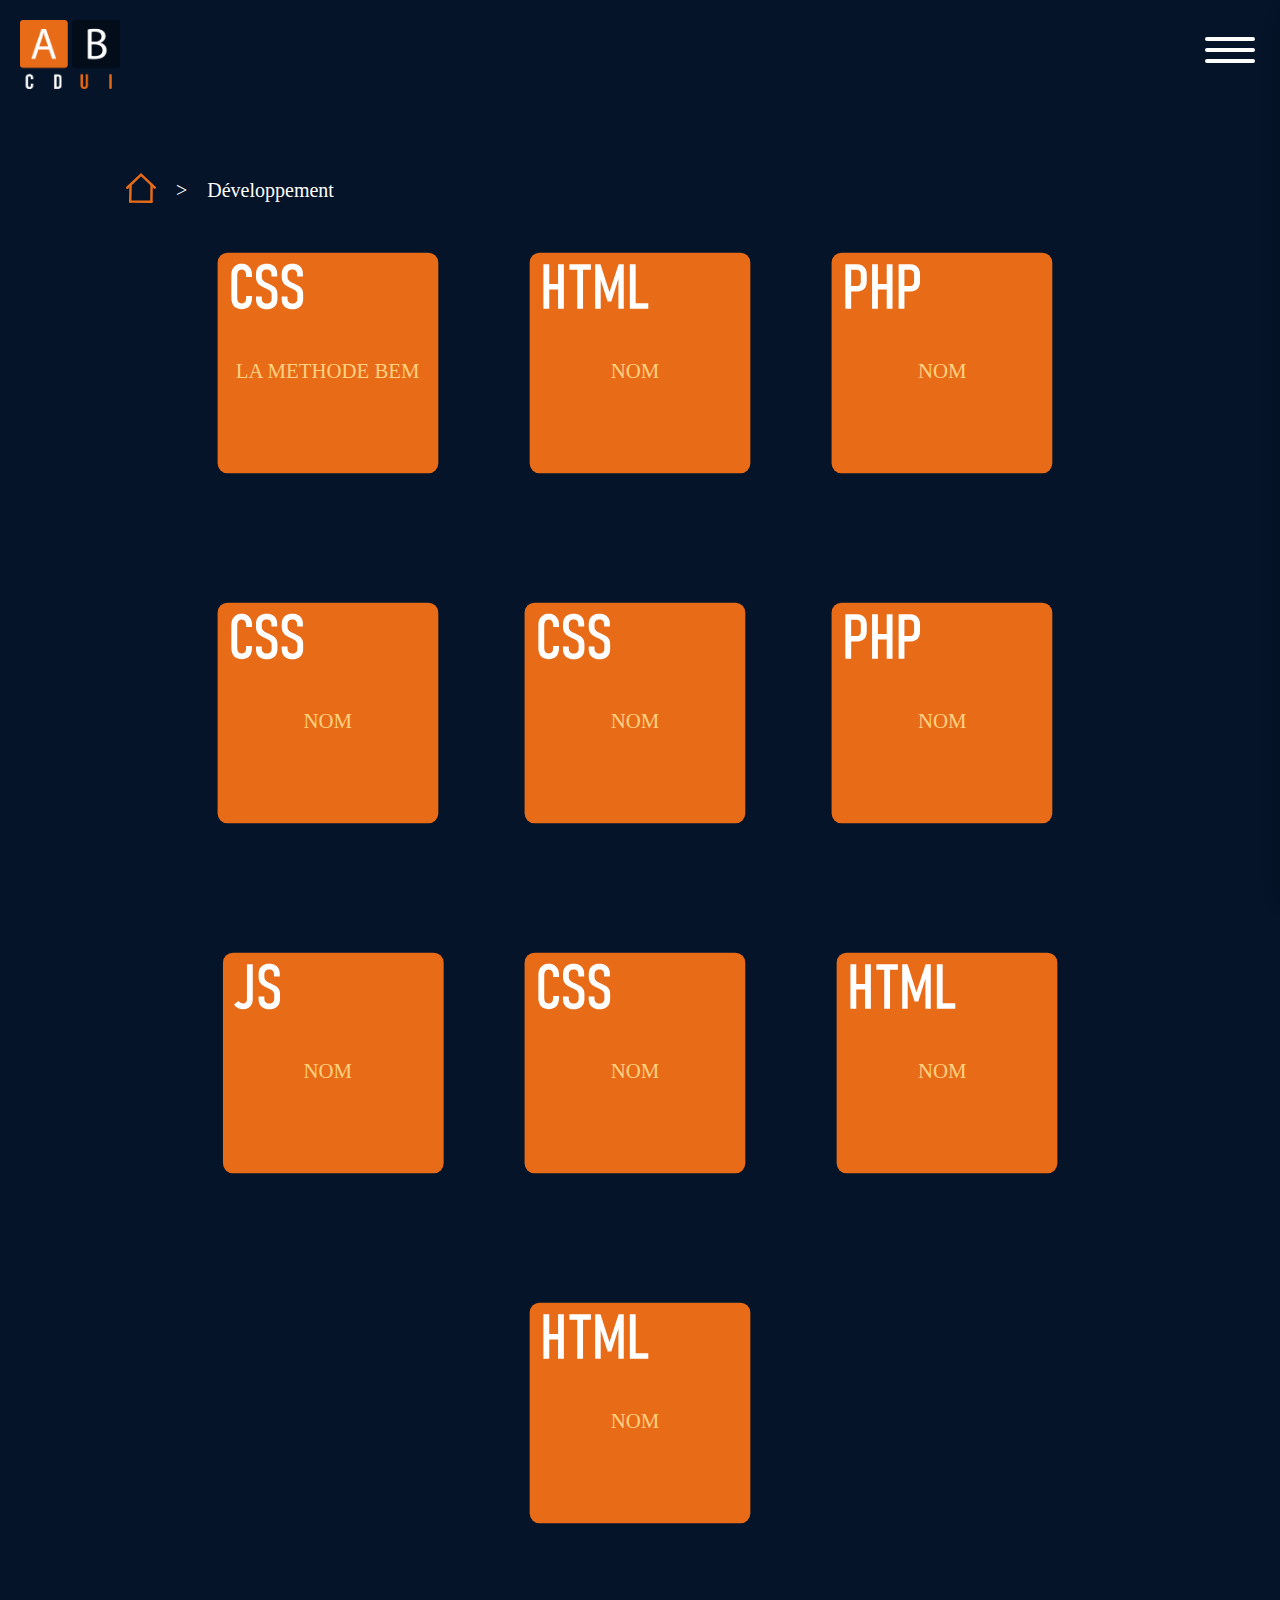
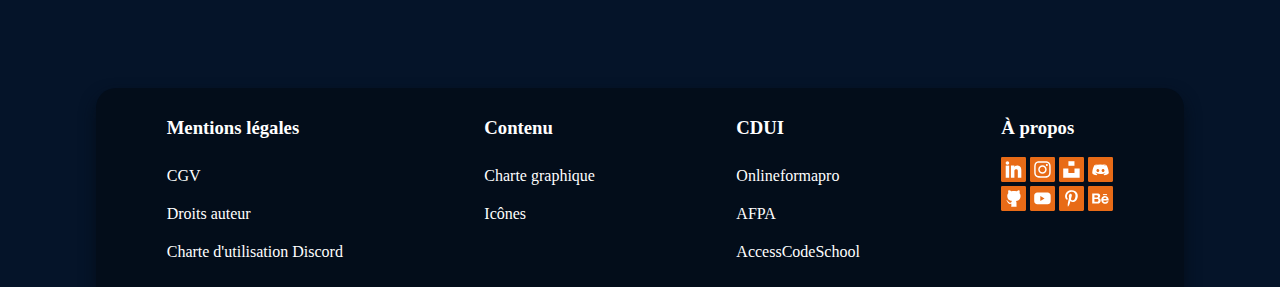
<file: pages/nav-bar/development/development.html>
<!DOCTYPE html>
<html lang="fr">

<head>
    <meta charset="utf-8">
    <meta http-equiv="X-UA-Compatible" content="IE=edge">
    <meta name="viewport" content="width=device-width, initial-scale=1.0">
    <link rel="shortcut icon" type="image/x-icon" href="images/icon-fav.png">
    <link rel="stylesheet" href="../../../pages/nav-bar/development/development.css" type="text/css" media="screen">
    <link rel="stylesheet" href="../../../header-footer.css" type="text/css" media="screen">
    <title>ABCD UI</title>
</head>

<body>
    <header>
        <a href="../../../index.html">
            <img id="logo" src="../../../images/header/logo_ABCDUI-logo-website.png" width="200 px" alt="Logo ABCDUI">
        </a>
        

<div class="burger-menu">
    <div class="menu-button">
        <div class="burger-line burger-line-reverse"></div>
        <div class="burger-line burger-line-reverse"></div>
        <div class="burger-line burger-line-reverse"></div>
    </div>          
</div>   



        <div class="top-menu">
            <nav>
                <a href="../../../pages/nav-bar/web-content/web-content.html" class="hover-underline-animation">Contenu Web</a>
                <a href="../../../pages/nav-bar/design/design.html" class="hover-underline-animation">Design</a>
                <a href="../../../pages/nav-bar/development/development.html" class="hover-underline-animation">Developpement</a>
                <a href="../../../pages/nav-bar/graphisme/graphisme.html" class="hover-underline-animation">Graphisme</a>
                <a href="../../../pages/nav-bar/legal/legal.html" class="hover-underline-animation">Juridique</a>
                <a href="../../../pages/nav-bar/web-marketing/web-marketing.html"
                    class="hover-underline-animation">Web-Marketing</a>
                    <div class="dropdown">
                        <a href="#" onclick="DropDown()" class="dropbtn hover-underline-animation">Community</a>
                        <div id="Drop" class="dropdown-content">
                            <a href="../../../pages/nav-bar/community/news/news.html"
                                class="hover-underline-animation">Actualités</a>
                            <a href="../../../pages/nav-bar/community/job/job.html" class="hover-underline-animation">Emploi</a>
                            <a href="../../../pages/nav-bar/community/tools/tools.html" class="hover-underline-animation">Outils</a>
                            <a href="../../../pages/nav-bar/community/creations/creations.html"
                                class="hover-underline-animation">Créations</a>
                            <a href="https://discord.gg/5ht5dHCvBA" target="_blank"
                                class="hover-underline-animation">Discord</a>
    
                        </div>
                    </div>
                </nav>
            </div>
        </header>



    <main>


        <ul class="breadcrumbs">

            <li>
                <a href="../../../index.html">
                    <img id="Home" src="../../../images/picto-home.svg" alt="Retour accueil">
                </a>

            <li> > </li>
            <li> Développement</li>
        </ul>


        <div class="container-development">


            <div class="row-items">


                <div class="item-development-css">
                    <a href="articles/css-methode-bem.html" class="hover-underline-animation">LA METHODE BEM</a>
                </div>



                <div class="item-development-html">
                    <a href="#" class="hover-underline-animation">NOM</a>
                </div>


                <div class="item-development-php">
                    <a href="#" class="hover-underline-animation">NOM</a>
                </div>



                <div class="item-development-css">
                    <a href="#" class="hover-underline-animation">NOM</a>
                </div>



                <div class="item-development-css">
                    <a href="#" class="hover-underline-animation">NOM</a>
                </div>


                <div class="item-development-php">
                    <a href="#" class="hover-underline-animation">NOM</a>
                </div>



                <div class="item-development-js">
                    <a href="#" class="hover-underline-animation">NOM</a>
                </div>


                <div class="item-development-css">
                    <a href="#" class="hover-underline-animation">NOM</a>
                </div>



                <div class="item-development-html">
                    <a href="#" class="hover-underline-animation">NOM</a>
                </div>



                <div class="item-development-html">
                    <a href="#" class="hover-underline-animation">NOM</a>
                </div>


            </div>

        </div>

      

    </main>


    <div class="button-top">
        <a href="#logo"><img src="../../../images/footer/button-top.svg" alt="Remonter" width="40 px"></a>
    </div>
</main>




<footer>
        <div class="container-footer">
            <h3>Mentions légales</h3>

            <ul>
                <li><a href="../../../pages/footer/legal-terms/legal-terms.html" class="hover-underline-animation">CGV</a></li>
                <li><a href="../../../pages/footer/legal-terms/legal-terms.html" class="hover-underline-animation">Droits auteur</a></li>
                <li><a href="https://discord.com/terms?locale=fr" class="hover-underline-animation" target="_blank">Charte d'utilisation Discord</a></li>
            </ul>
        </div>

        <div class="container-footer">
            <h3>Contenu</h3>
            <ul>
                <li><a href="../../../pages/footer/graphic-chart.pdf" class="hover-underline-animation">Charte graphique</a></li>
                <li><a href="../../../pages/footer/kit-ui-abcdui.png" class="hover-underline-animation">Icônes</a></li>
            </ul>
        </div>
        <div class="footer-push"></div>
        <div class="container-footer">
            <h3>CDUI</h3>
            <ul>
                <li><a href="https://www.onlineformapro.com" target="_blank" class="hover-underline-animation">Onlineformapro</a></li>
                <li><a href="https://www.afpa.fr/" target="_blank" class="hover-underline-animation">AFPA</a></li>
                <li><a href="https://www.accesscodeschool.fr/" target="_blank" class="hover-underline-animation">AccessCodeSchool</a></li>

            </ul>
        </div>

        <div class="container-footer"> 
            <h3>À propos</h3>
                <div class="social-media">
                    <a href="https://www.linkedin.com/checkpoint/lg/login" title="LinkedIn" target="blank">
                        <img alt="LinkedIn" src="../../../images/footer/logo-linkedin.svg" width="25 px">
                    </a>

                    <a href="https://www.instagram.com/" title="Instagram" target="blank">
                        <img alt="instagram" src="../../../images/footer/logo-insta.svg" width="25 px">
                    </a>

                    <a href="https://unsplash.com/login" title="Unsplash" target="blank">
                        <img alt="unsplash" src="../../../images/footer/logo-unsplash.svg" width="25 px">
                    </a>

                    <a href="https://discord.com/login" title="Discord" target="blank">
                        <img alt="Discord" src="../../../images/footer/logo-discord.svg" width="25 px">
                    </a>
                </div>
                <div class="social-media">
                    <a href="https://github.com/login" title="GitHub" target="blank">
                        <img alt="github" src="../../../images/footer/logo-github.svg" width="25 px">
                    </a>

                    <a href="https://www.youtube.com/" title="Youtube" target="blank">
                        <img alt="Youtube" src="../../../images/footer/logo-ytb.svg" width="25 px">
                    </a>

                    <a href="https://www.pinterest.fr/" title="Pinterest" target="blank">
                        <img alt="Pinterest" src="../../../images/footer/logo-pinterest.svg" width="25 px">
                    </a>

                    <a href="https://www.behance.net/" title="Behance" target="blank">
                        <img alt="Behance" src="../../../images/footer/logo-behance.svg" width="25 px">
                    </a>
                </div>
        </div>
        <div class="footer-push"></div>
</footer>
<script src="../../../dropdown.js"> 
</script>
<script src="../../../burger.js"> 
</script>
</body>

</html>
</file>
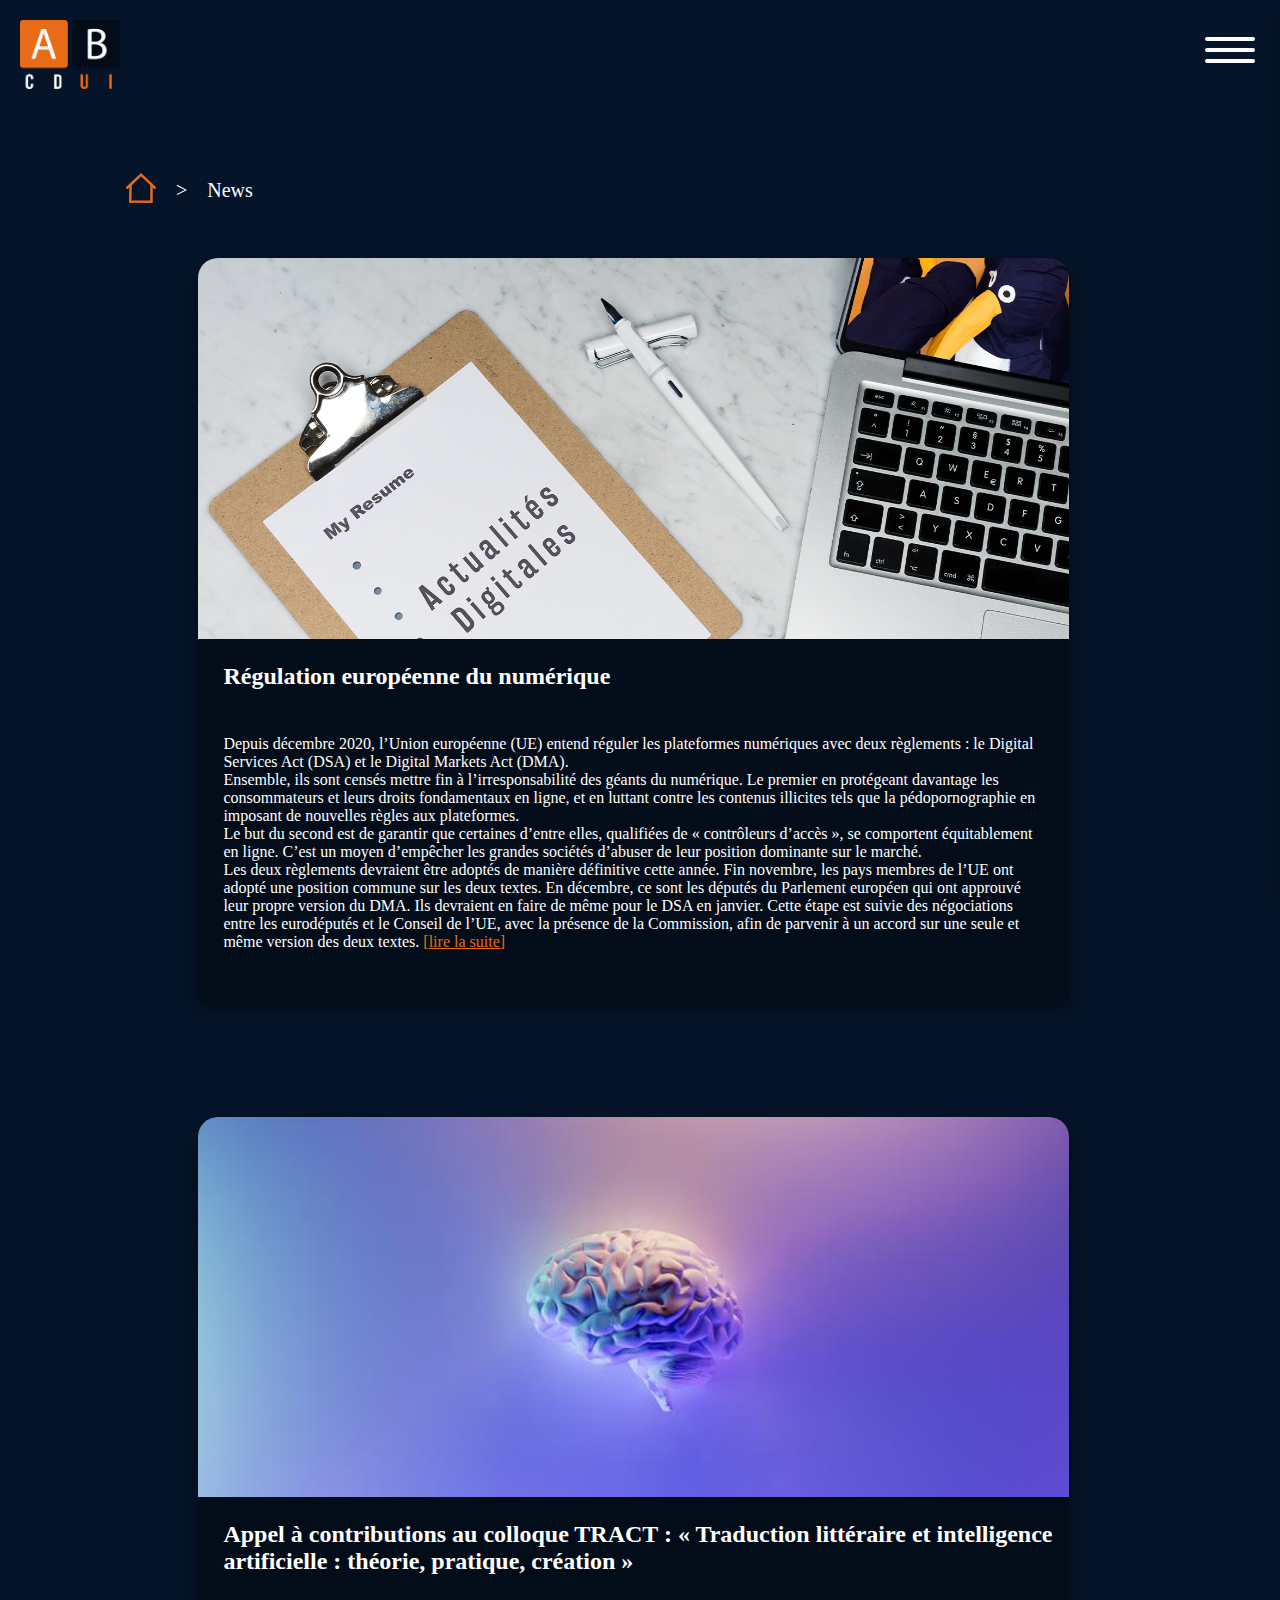
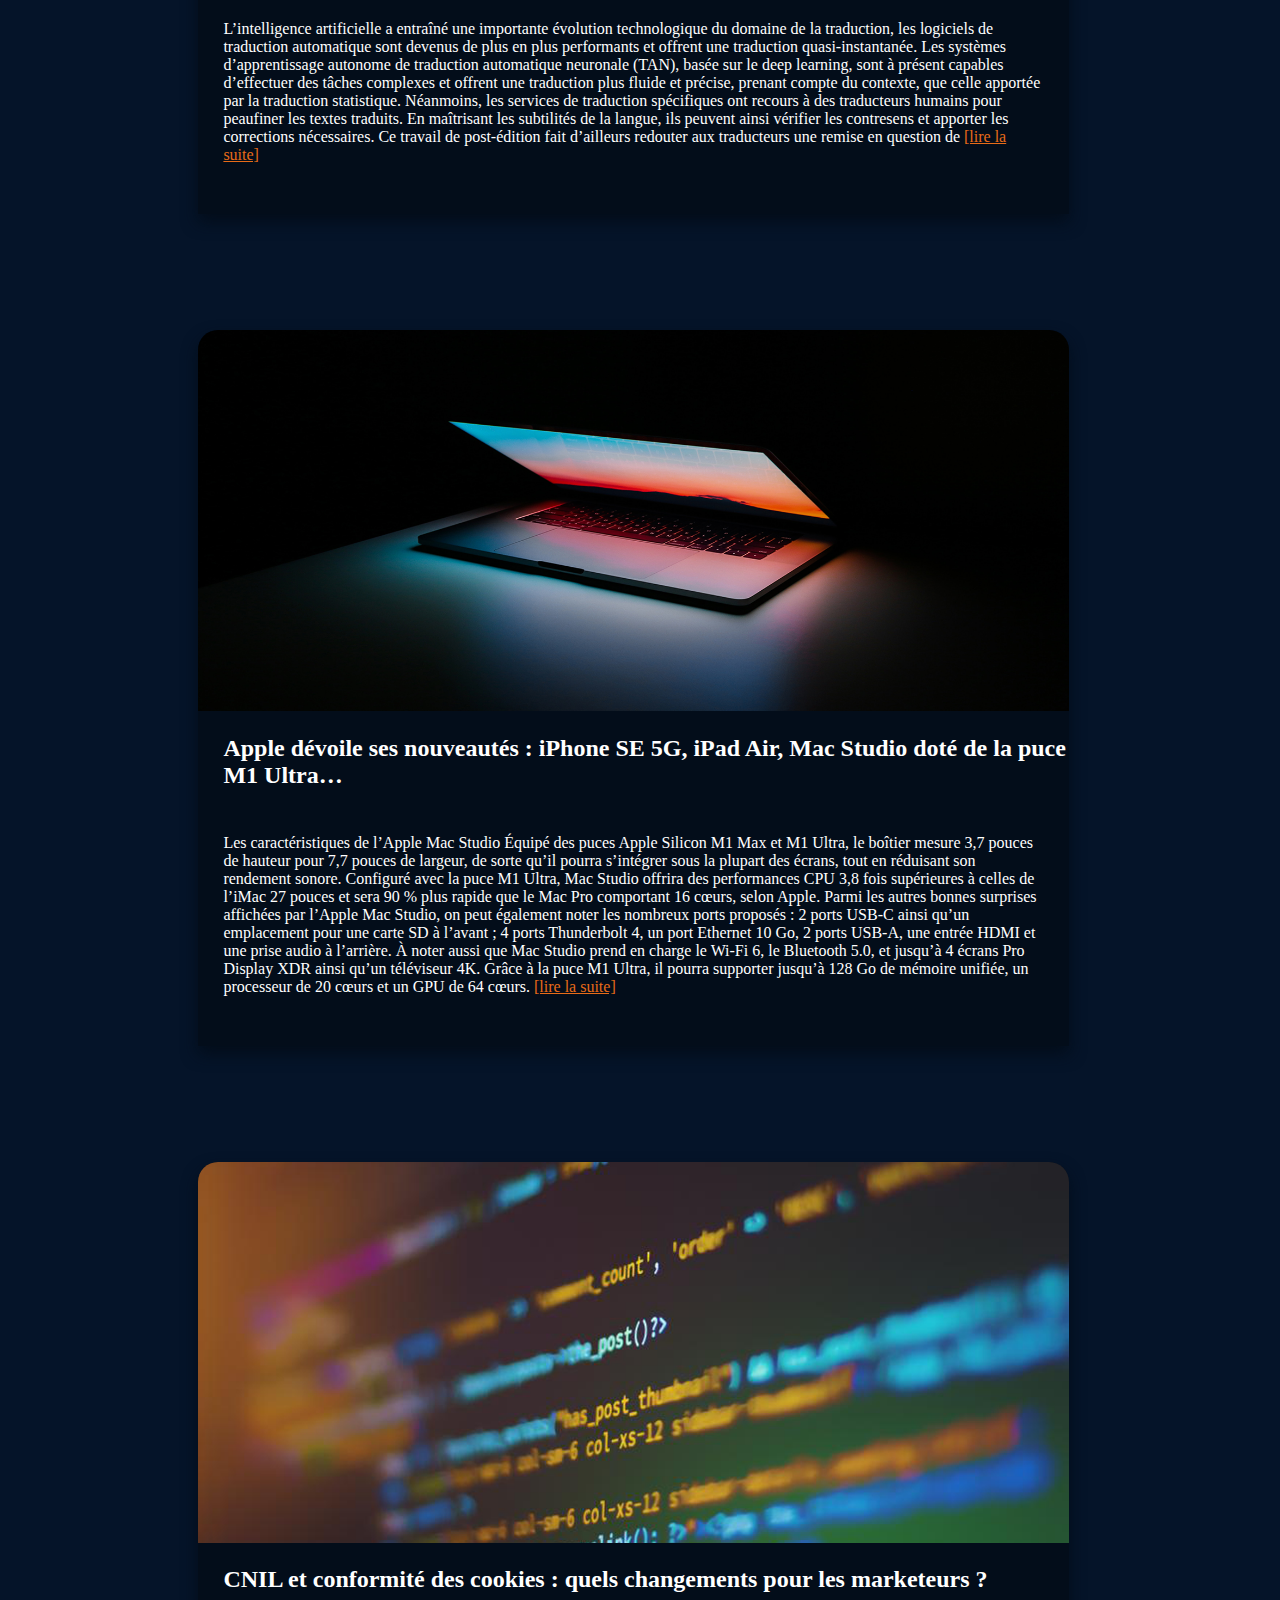
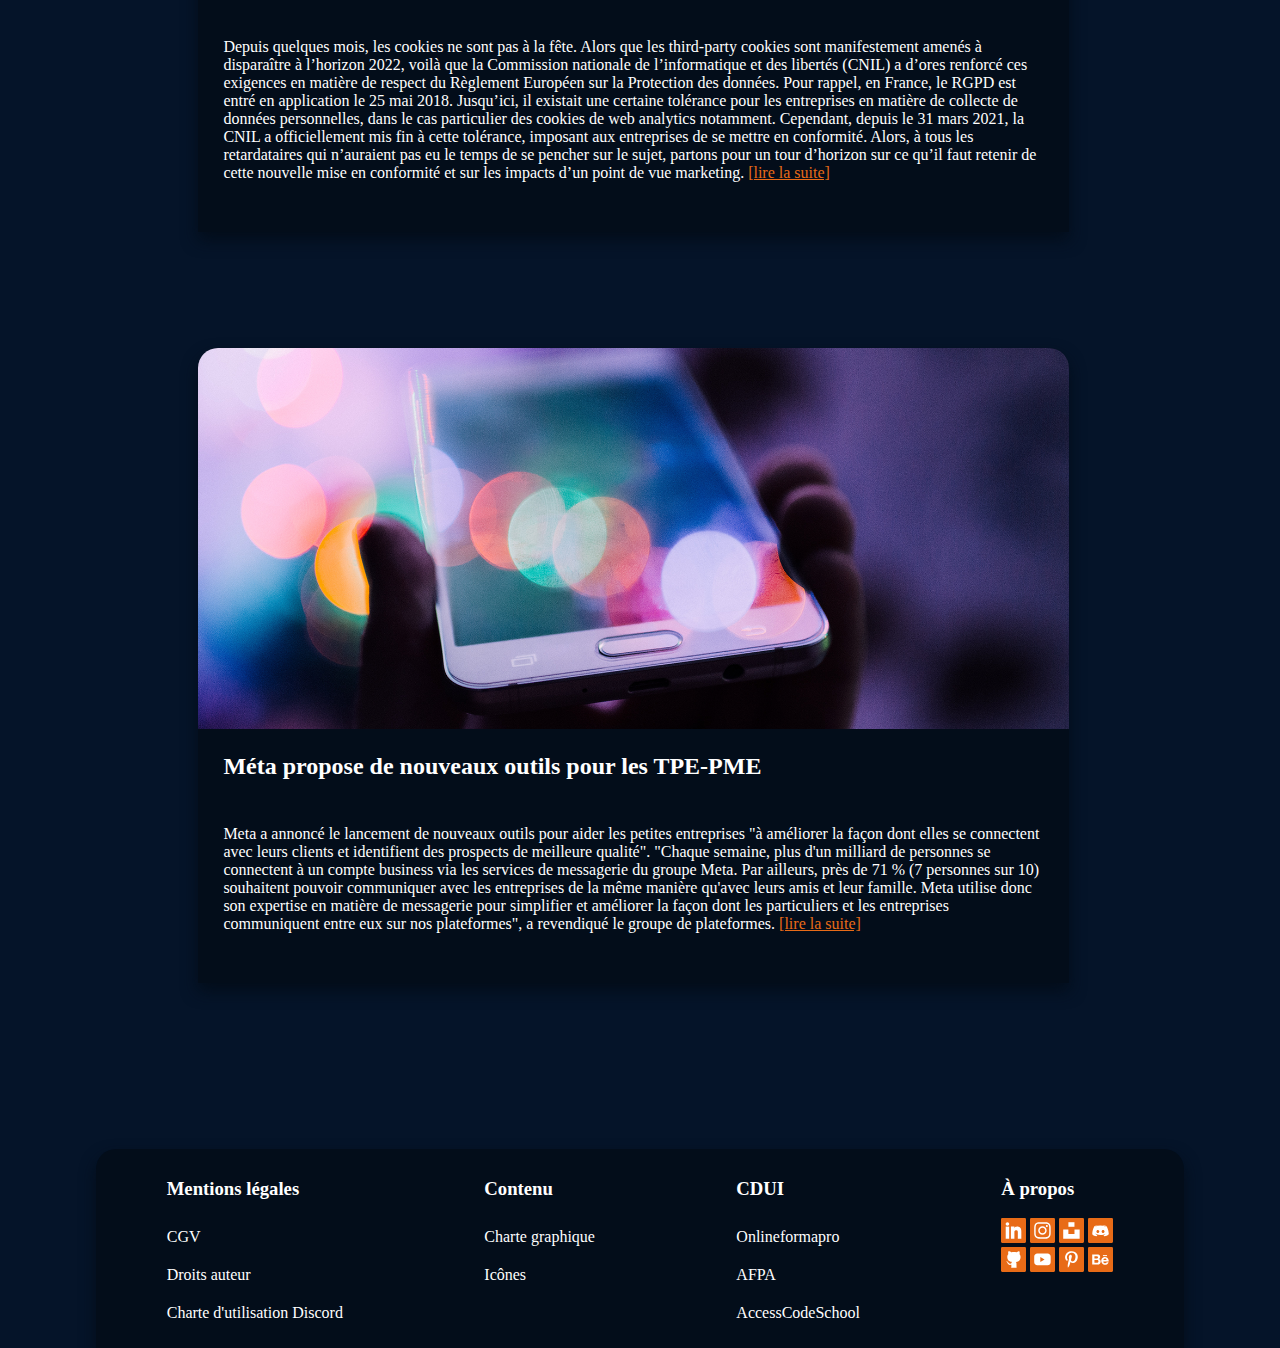
<file: pages/nav-bar/community/news/news.html>
<!DOCTYPE html>
<html lang="fr">

<head>
    <meta charset="utf-8">
    <meta http-equiv="X-UA-Compatible" content="IE=edge">
    <meta name="viewport" content="width=device-width, initial-scale=1.0">
    <link rel="shortcut icon" type="image/x-icon" href="../../../../../site/images/icon-fav.png">
    <link rel="stylesheet" href="../../../../header-footer.css" type="text/css">
    <link rel="stylesheet" href="news.css" type="text/css">
    <title>ABCD UI</title>
</head>

<body>
    <header>
        <a href="../../../../index.html">
            <img id="logo" src="../../../../images/header/logo_ABCDUI-logo-website.png" width="200 px"
                alt="Logo ABCDUI">
        </a>
        <div class="burger-menu">
            <div class="menu-button">
                <div class="burger-line burger-line-reverse"></div>
                <div class="burger-line burger-line-reverse"></div>
                <div class="burger-line burger-line-reverse"></div>
            </div>
        </div>

        <div class="top-menu">
            <nav>
                <a href="../../../../pages/nav-bar/web-content/web-content.html" class="hover-underline-animation">Contenu Web</a>
                <a href="../../../../pages/nav-bar/design/design.html" class="hover-underline-animation">Design</a>
                <a href="../../../../pages/nav-bar/development/development.html" class="hover-underline-animation">Developpement</a>
                <a href="../../../../pages/nav-bar/graphisme/graphisme.html" class="hover-underline-animation">Graphisme</a>
                <a href="../../../../pages/nav-bar/legal/legal.html" class="hover-underline-animation">Juridique</a>
                <a href="../../../../pages/nav-bar/web-marketing/web-marketing.html"
                    class="hover-underline-animation">Web-Marketing</a>

                <div class="dropdown">
                    <a href="#" onclick="DropDown()" class="dropbtn hover-underline-animation">Community</a>
                    <div id="Drop" class="dropdown-content">
                        <a href="../../../../pages/nav-bar/community/news/news.html"
                            class="hover-underline-animation">Actualités</a>
                        <a href="../../../../pages/nav-bar/community/job/job.html" class="hover-underline-animation">Job</a>
                        <a href="../../../../pages/nav-bar/community/tools/tools.html" class="hover-underline-animation">Outils</a>
                        <a href="../../../../pages/nav-bar/community/creations/creations.html"
                            class="hover-underline-animation">Créations</a>
                        <a href="https://discord.gg/5ht5dHCvBA" target="_blank"
                            class="hover-underline-animation">Discord</a>

                    </div>
                </div>
            </nav>
        </div>
    </header>


    <main>
        <div>
            <ul class="breadcrumbs">
                <li>
                    <a href="../../../../index.html">
                        <img id="Home" src="../../../../images/picto-home.svg" alt="Retour accueil">
                    </a>

                <li> > </li>
                <li> News </li>
        </div>
        <div class="main__news">

            <section>
                <div class="main__news--principal">
                    <img src="img-news/news-actu.png" width="1300 px">

                    <h2>Régulation européenne du numérique</h2>
                    <p> Depuis décembre 2020, l’Union européenne (UE) entend réguler les plateformes numériques avec
                        deux règlements : le Digital Services Act (DSA) et le Digital Markets Act (DMA). <br>Ensemble,
                        ils
                        sont censés mettre fin à l’irresponsabilité des géants du numérique. Le premier en protégeant
                        davantage les consommateurs et leurs droits fondamentaux en ligne, et en luttant contre les
                        contenus illicites tels que la pédopornographie en imposant de nouvelles règles aux
                        plateformes.<br>
                        Le but du second est de garantir que certaines d’entre elles, qualifiées de « contrôleurs
                        d’accès », se comportent équitablement en ligne. C’est un moyen d’empêcher les grandes sociétés
                        d’abuser de leur position dominante sur le marché.<br>

                        Les deux règlements devraient être adoptés de manière définitive cette année. Fin novembre, les
                        pays membres de l’UE ont adopté une position commune sur les deux textes. En décembre, ce sont
                        les députés du Parlement européen qui ont approuvé leur propre version du DMA. Ils devraient en
                        faire de même pour le DSA en janvier. Cette étape est suivie des négociations entre les
                        eurodéputés et le Conseil de l’UE, avec la présence de la Commission, afin de parvenir à un
                        accord sur une seule et même version des deux textes.
                        <a
                            href="https://leclaireur.fnac.com/article/61723-ces-13-grandes-tendances-tech-et-numeriques-a-suivre-en-2022/" target="_blank">[lire
                            la suite]</a>
                    </p>
                </div>
            </section>

            <section>

                <div class="main__news--principal">
                    <img src="img-news/news-brain.png" width="1300 px">
                    <h2>Appel à contributions au colloque TRACT : « Traduction littéraire et intelligence artificielle :
                        théorie, pratique, création »</h2>
                   
                        
                            <p> L’intelligence artificielle a entraîné une importante évolution
                            technologique du domaine de la traduction, les logiciels de traduction automatique sont
                            devenus de plus en plus performants et offrent une traduction quasi-instantanée. Les
                            systèmes d’apprentissage autonome de traduction automatique neuronale (TAN), basée sur le
                            deep learning, sont à présent capables d’effectuer des tâches complexes et offrent une
                            traduction plus fluide et précise, prenant compte du contexte, que celle apportée par la
                            traduction statistique. Néanmoins, les services de traduction spécifiques ont recours à des
                            traducteurs humains pour peaufiner les textes traduits. En maîtrisant les subtilités de la
                            langue, ils peuvent ainsi vérifier les contresens et apporter les corrections nécessaires.
                            Ce travail de post-édition fait d’ailleurs redouter aux traducteurs une remise en question
                            de <a
                            href="https://blog.digital-passengers.com/actualites/cnil-conformit%C3%A9-cookies-changements-marketeurs"target="_blank">[lire
                            la suite]</a>
                    </p>
                </div>
            
            </section>

            <section>

                <div class="main__news--principal">
                    <img src="img-news/news-mac.png" width="1300 px">
                    <h2>Apple dévoile ses nouveautés : iPhone SE 5G, iPad Air, Mac Studio doté de la puce M1 Ultra…</h2>
                    <p>
                        Les caractéristiques de l’Apple Mac Studio
                        Équipé des puces Apple Silicon M1 Max et M1 Ultra, le boîtier mesure 3,7 pouces de hauteur pour
                        7,7 pouces de largeur, de sorte qu’il pourra s’intégrer sous la plupart des écrans, tout en
                        réduisant son rendement sonore. Configuré avec la puce M1 Ultra, Mac Studio offrira des
                        performances CPU 3,8 fois supérieures à celles de l’iMac 27 pouces et sera 90 % plus rapide que
                        le Mac Pro comportant 16 cœurs, selon Apple.

                        Parmi les autres bonnes surprises affichées par l’Apple Mac Studio, on peut également noter les
                        nombreux ports proposés : 2 ports USB-C ainsi qu’un emplacement pour une carte SD à l’avant ; 4
                        ports Thunderbolt 4, un port Ethernet 10 Go, 2 ports USB-A, une entrée HDMI et une prise audio à
                        l’arrière. À noter aussi que Mac Studio prend en charge le Wi-Fi 6, le Bluetooth 5.0, et jusqu’à
                        4 écrans Pro Display XDR ainsi qu’un téléviseur 4K. Grâce à la puce M1 Ultra, il pourra
                        supporter jusqu’à 128 Go de mémoire unifiée, un processeur de 20 cœurs et un GPU de 64 cœurs.
                        <a
                            href="https://www.blogdumoderateur.com/apple-nouveautes-iphone-se-5g-ipad-air-mac-studio-puce-m1-ultra/#:~:text=Culture%20web%20Twitter-,Apple%20d%C3%A9voile%20ses%20nouveaut%C3%A9s%20%3A%20iPhone%20SE%205G%2C%20iPad%20Air%2C,keynote%20de%20l'ann%C3%A9e%202022."target="_blank">[lire
                            la suite]</a>
                    </p>
                </div>
            </section>

            <section>

                <div class="main__news--principal">
                    <img src="img-news/news-code.png" width="1300 px">
                    <h2>CNIL et conformité des cookies : quels changements pour les marketeurs ?</h2>
                    <p>
                        Depuis quelques mois, les cookies ne sont pas à la fête. Alors que les third-party cookies sont
                        manifestement amenés à disparaître à l’horizon 2022, voilà que la Commission nationale de
                        l’informatique et des libertés (CNIL) a d’ores renforcé ces exigences en matière de respect du
                        Règlement Européen sur la Protection des données.

                        Pour rappel, en France, le RGPD est entré en application le 25 mai 2018. Jusqu’ici, il existait
                        une certaine tolérance pour les entreprises en matière de collecte de données personnelles, dans
                        le cas particulier des cookies de web analytics notamment.

                        Cependant, depuis le 31 mars 2021, la CNIL a officiellement mis fin à cette tolérance, imposant
                        aux entreprises de se mettre en conformité.

                        Alors, à tous les retardataires qui n’auraient pas eu le temps de se pencher sur le sujet,
                        partons pour un tour d’horizon sur ce qu’il faut retenir de cette nouvelle mise en conformité et
                        sur les impacts d’un point de vue marketing.
                        <a href="pages/nav-bar/community/news/news.html"target="_blank">[lire la suite]</a>
                    </p>
                </div>
            </section>

            <section>

                <div class="main__news--principal">
                    <img src="img-news/news-phone.png" width="1300 px">

                    <h2>Méta propose de nouveaux outils pour les TPE-PME</h2>
                    <p>
                        Meta a annoncé le lancement de nouveaux outils pour aider les petites entreprises "à améliorer
                        la façon dont elles se connectent avec leurs clients et identifient des prospects de meilleure
                        qualité". "Chaque semaine, plus d'un milliard de personnes se connectent à un compte business
                        via les services de messagerie du groupe Meta. Par ailleurs, près de 71 % (7 personnes sur 10)
                        souhaitent pouvoir communiquer avec les entreprises de la même manière qu'avec leurs amis et
                        leur famille. Meta utilise donc son expertise en matière de messagerie pour simplifier et
                        améliorer la façon dont les particuliers et les entreprises communiquent entre eux sur nos
                        plateformes", a revendiqué le groupe de plateformes.
                        <a href="https://www.cbnews.fr/digital/image-meta-propose-nouveaux-outils-tpe-pme-69049"target="_blank">[lire
                            la suite]</a>
                    </p>
                </div>
            </section>
        </div>



            <div class="button-top">
                <a href="#logo"><img src="../../../../images/footer/button-top.svg" alt="Remonter" width="40 px"></a>
            </div>
    </main>




    <footer>
        <div class="container-footer">
            <h3>Mentions légales</h3>

            <ul>
                <li><a href="../../../../pages/footer/legal-terms/legal-terms.html" class="hover-underline-animation">CGV</a></li>
                <li><a href="../../../../pages/footer/legal-terms/legal-terms.html" class="hover-underline-animation">Droits
                        auteur</a></li>
                <li><a href="https://discord.com/terms?locale=fr" class="hover-underline-animation" target="_blank">Charte
                        d'utilisation Discord</a></li>
            </ul>
        </div>

        <div class="container-footer">
            <h3>Contenu</h3>
            <ul>
                <li><a href="../../../../pages/footer/graphic-chart.pdf" class="hover-underline-animation">Charte
                        graphique</a></li>
                <li><a href="../../../../pages/footer/kit-ui-abcdui.png" class="hover-underline-animation">Icônes</a></li>
            </ul>
        </div>
        <div class="footer-push"></div>
        <div class="container-footer">
            <h3>CDUI</h3>
            <ul>
                <li><a href="https://www.onlineformapro.com" target="_blank"
                        class="hover-underline-animation">Onlineformapro</a></li>
                <li><a href="https://www.afpa.fr/" target="_blank" class="hover-underline-animation">AFPA</a></li>
                <li><a href="https://www.accesscodeschool.fr/" target="_blank"
                        class="hover-underline-animation">AccessCodeSchool</a></li>

            </ul>
        </div>

        <div class="container-footer">
            <h3>À propos</h3>
            <div class="social-media">
                <a href="https://www.linkedin.com/checkpoint/lg/login" title="LinkedIn" target="blank">
                    <img alt="LinkedIn" src="../../../../images/footer/logo-linkedin.svg" width="25 px">
                </a>

                <a href="https://www.instagram.com/" title="Instagram" target="blank">
                    <img alt="instagram" src="../../../../images/footer/logo-insta.svg" width="25 px">
                </a>

                <a href="https://unsplash.com/login" title="Unsplash" target="blank">
                    <img alt="unsplash" src="../../../../images/footer/logo-unsplash.svg" width="25 px">
                </a>

                <a href="https://discord.com/login" title="Discord" target="blank">
                    <img alt="Discord" src="../../../../images/footer/logo-discord.svg" width="25 px">
                </a>
            </div>
            <div class="social-media">
                <a href="https://github.com/login" title="GitHub" target="blank">
                    <img alt="github" src="../../../../images/footer/logo-github.svg" width="25 px">
                </a>

                <a href="https://www.youtube.com/" title="Youtube" target="blank">
                    <img alt="Youtube" src="../../../../images/footer/logo-ytb.svg" width="25 px">
                </a>

                <a href="https://www.pinterest.fr/" title="Pinterest" target="blank">
                    <img alt="Pinterest" src="../../../../images/footer/logo-pinterest.svg" width="25 px">
                </a>

                <a href="https://www.behance.net/" title="Behance" target="blank">
                    <img alt="Behance" src="../../../../images/footer/logo-behance.svg" width="25 px">
                </a>
            </div>
        </div>
        <div class="footer-push"></div>
    </footer>
    <script src="../../../../dropdown.js">
    </script>
    <script src="../../../../burger.js">
    </script>
</body>

</html>
</file>
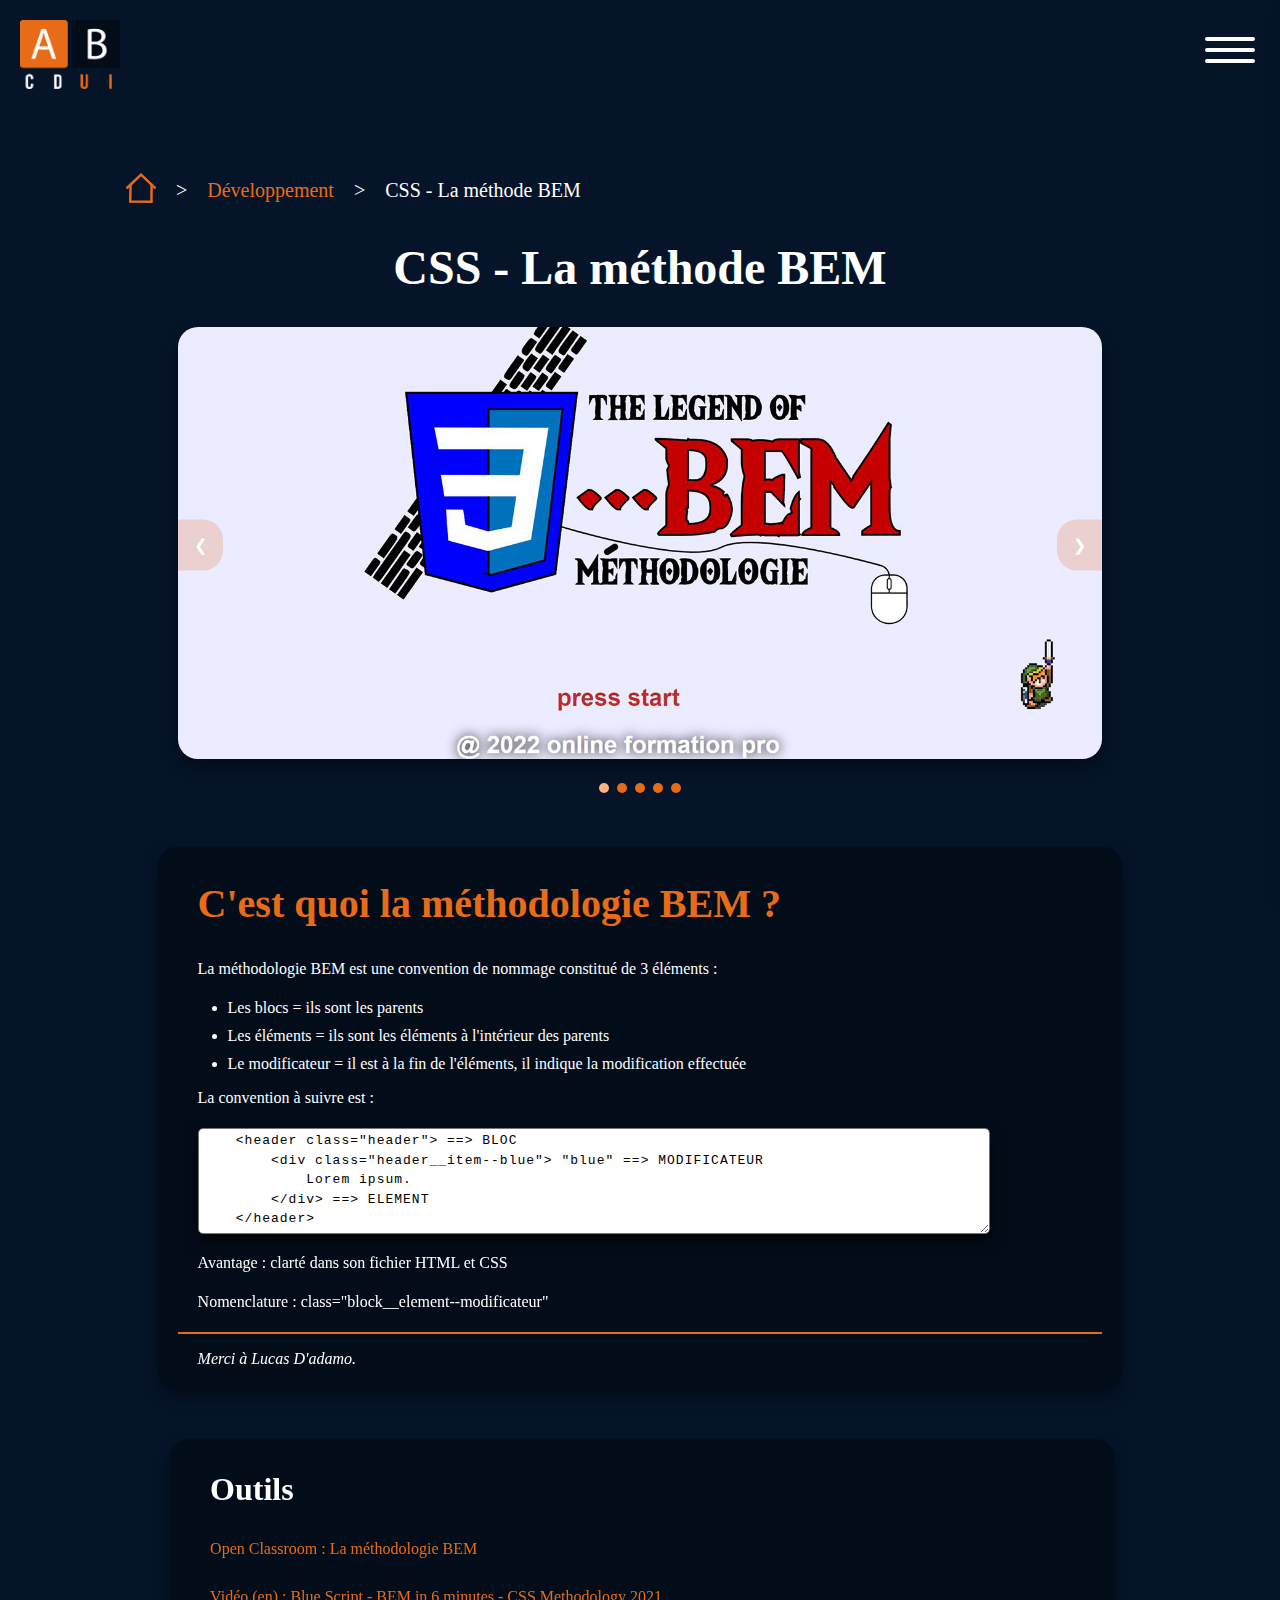
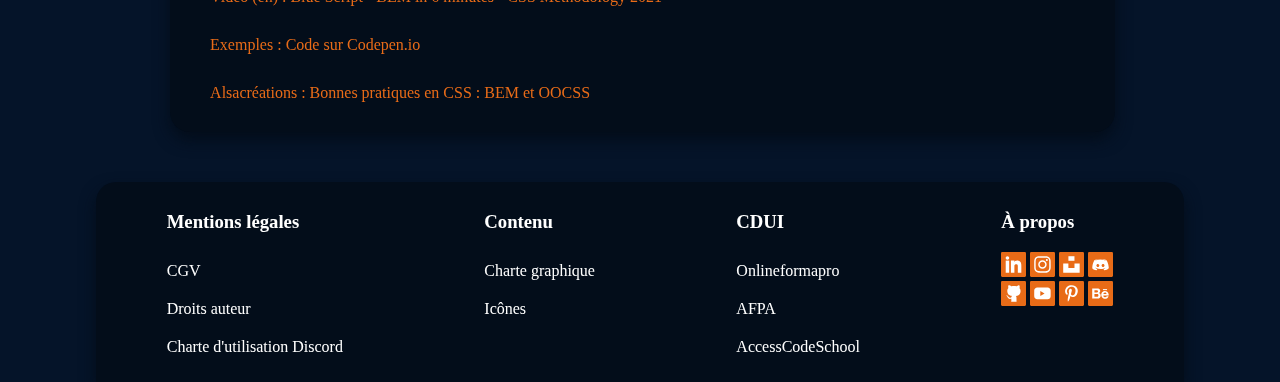
<file: pages/nav-bar/development/articles/css-methode-bem.html>
<!DOCTYPE html>
<html lang="fr">

<head>
    <meta charset="utf-8">
    <meta http-equiv="X-UA-Compatible" content="IE=edge">
    <meta name="viewport" content="width=device-width, initial-scale=1.0">
    <link rel="shortcut icon" type="image/x-icon" href="../../../../images/icon-fav.png">
    <link rel="stylesheet" href="article.css" type="text/css" media="screen">
    <link rel="stylesheet" href="../../../../header-footer.css" type="text/css" media="screen">
    <title>ABCD UI - Développement - CSS Méthode BEM</title>
</head>

<body>
    <header>
        <a href="../../../../index.html">
            <img id="logo" src="../../../../images/header/logo_ABCDUI-logo-website.png" width="200 px" alt="Logo ABCDUI">
        </a>
        

<div class="burger-menu">
    <div class="menu-button">
        <div class="burger-line burger-line-reverse"></div>
        <div class="burger-line burger-line-reverse"></div>
        <div class="burger-line burger-line-reverse"></div>
    </div>          
</div>   



        <div class="top-menu">
            <nav>
                <a href="../../../../pages/nav-bar/web-content/web-content.html" class="hover-underline-animation">Contenu Web</a>
                <a href="../../../../pages/nav-bar/design/design.html" class="hover-underline-animation">Design</a>
                <a href="../../../../pages/nav-bar/development/development.html" class="hover-underline-animation">Developpement</a>
                <a href="../../../../pages/nav-bar/graphisme/graphisme.html" class="hover-underline-animation">Graphisme</a>
                <a href="../../../../pages/nav-bar/legal/legal.html" class="hover-underline-animation">Juridique</a>
                <a href="../../../../pages/nav-bar/web-marketing/web-marketing.html"
                    class="hover-underline-animation">Web-Marketing</a>
                    <div class="dropdown">
                        <a href="#" onclick="DropDown()" class="dropbtn hover-underline-animation">Community</a>
                        <div id="Drop" class="dropdown-content">
                            <a href="../../../../pages/nav-bar/community/news/news.html"
                                class="hover-underline-animation">Actualités</a>
                            <a href="../../../../pages/nav-bar/community/job/job.html" class="hover-underline-animation">Emploi</a>
                            <a href="../../../../pages/nav-bar/community/tools/tools.html" class="hover-underline-animation">Outils</a>
                            <a href="../../../../pages/nav-bar/community/creations/creations.html"
                                class="hover-underline-animation">Créations</a>
                            <a href="https://discord.gg/5ht5dHCvBA" target="_blank"
                                class="hover-underline-animation">Discord</a>
    
                        </div>
                    </div>
                </nav>
            </div>
        </header>


    <main>
        <div>
            <ul class="breadcrumbs">
                <li>
                    <a href="../../../../index.html">
                        <img id="Home" src="../../../../images/picto-home.svg" alt="Retour accueil">
                    </a>
    
                <li> > </li>
                <li><a href="../development.html" class="hover-underline-animation">Développement</a></li>
                <li> > </li>
                <li> CSS - La méthode BEM</li>
            </ul>
        </div>

        <h1>CSS - La méthode BEM</h1>
        <div class="main__slide">
            <div class="main__containerslide">
                <div class="slides">
                    <img src="css-methode-bem/bem_1.jpg" alt="Illustration de l'article La méthode Bem" width="100%">
                </div>
                <div class="slides">
                    <img src="css-methode-bem/bem_2.jpg" alt="Illustration de l'article La méthode Bem" width="100%">
                </div>
                <div class="slides">
                    <img src="css-methode-bem/bem_3.jpg" alt="Illustration de l'article La méthode Bem" width="100%">
                </div>
                <div class="slides">
                    <img src="css-methode-bem/bem_4.jpg" alt="Illustration de l'article La méthode Bem" width="100%">
                </div>
                <div class="slides">
                    <img src="css-methode-bem/bem_5.jpg" alt="Illustration de l'article La méthode Bem" width="100%">
                </div>
                <!-- fleches -->
                <a class="prev" onclick="plusSlides(-1)">&#10094;</a>
                <a class="next" onclick="plusSlides(1)">&#10095;</a>
            </div>
            <!-- boutons -->
            <div style="text-align: center">
                <span class="dot" onclick="currentSlide(1)"></span>
                <span class="dot" onclick="currentSlide(2)"></span>
                <span class="dot" onclick="currentSlide(3)"></span>
                <span class="dot" onclick="currentSlide(4)"></span>
                <span class="dot" onclick="currentSlide(5)"></span>
            </div>
        </div>
        


        <div class="main__cotentarticle">
            <div class="main__contentarticle__description">
                <h2>C'est quoi la méthodologie BEM ?</h2>
                <p>La méthodologie BEM est une convention de nommage constitué de 3 éléments :</p> 
                <ul>
                    <li>Les blocs = ils sont les parents</li>
                    <li>Les éléments = ils sont les éléments à l'intérieur des parents</li>
                    <li>Le modificateur = il est à la fin de l'éléments, il indique la modification effectuée</li>
                </ul>
                <p>La convention à suivre est :</p>
                <textarea>
    <header class="header"> ==> BLOC
        <div class="header__item--blue"> "blue" ==> MODIFICATEUR
            Lorem ipsum.
        </div> ==> ELEMENT
    </header>
                </textarea>
                <p>Avantage : clarté dans son fichier HTML et CSS</p>
                <p>Nomenclature : class="block__element--modificateur"</p>
                <hr noshade color="#e86b18">
                <p><i>Merci à Lucas D'adamo.</i></p>
            </div>
            <div class="main__contentarticle__tools">
                <h3>Outils</h3>
                <ul>
                    <li><a href="https://openclassrooms.com/fr/courses/6106181-simplifiez-vous-le-css-avec-sass/6595809-creez-des-selecteurs-html-avec-la-methodologie-bem" target="_blank" class="underline">Open Classroom : La méthodologie BEM</a></li>
                    <li><a href="https://www.youtube.com/watch?v=xaXmoVZ3koo" target="_blank" class="underline">Vidéo (en) : Blue Script - BEM in 6 minutes - CSS Methodology 2021</a></li>
                    <li><a href="https://codepen.io/stoff/pen/KLBbEv" target="_blank" class="underline">Exemples : Code sur Codepen.io</a></li>
                    <li><a href="https://www.alsacreations.com/article/lire/1641-Bonnes-pratiques-en-CSS--BEM-et-OOCSS.html" target="_blank" class="underline">Alsacréations : Bonnes pratiques en CSS : BEM et OOCSS</a></li>
                </ul>
            </div>
        </div>
        <div class="button-top">
            <a href="#logo"><img src="../../../../images/footer/button-top.svg" alt="Remonter" width="40 px"></a>
        </div>
    </main>


    <footer>
            <div class="container-footer">
                <h3>Mentions légales</h3>

                <ul>
                    <li><a href="../../../../pages/footer/legal-terms/legal-terms.html" class="hover-underline-animation">CGV</a></li>
                    <li><a href="../../../../pages/footer/legal-terms/legal-terms.html" class="hover-underline-animation">Droits auteur</a></li>
                    <li><a href="https://discord.com/terms?locale=fr" class="hover-underline-animation" target="_blank">Charte d'utilisation Discord</a></li>
                </ul>
            </div>

            <div class="container-footer">
                <h3>Contenu</h3>
                <ul>
                    <li><a href="../../../footer/graphic-chart.pdf" target="_blank" class="hover-underline-animation">Charte graphique</a></li>
                    <li><a href="../../../footer/kit-ui-abcdui.png" target="_blank" class="hover-underline-animation">Icônes</a></li>
                </ul>
            </div>
            <div class="footer-push"></div>
            <div class="container-footer">
                <h3>CDUI</h3>
                <ul>
                    <li><a href="https://www.onlineformapro.com" target="_blank" class="hover-underline-animation">Onlineformapro</a></li>
                    <li><a href="https://www.afpa.fr/" target="_blank" class="hover-underline-animation">AFPA</a></li>
                    <li><a href="https://www.accesscodeschool.fr/" target="_blank" class="hover-underline-animation">AccessCodeSchool</a></li>

                </ul>
            </div>

            <div class="container-footer"> 
                <h3>À propos</h3>
                    <div class="social-media">
                        <a href="https://www.linkedin.com/checkpoint/lg/login" title="LinkedIn" target="_blank">
                            <img alt="LinkedIn" src="../../../../images/footer/logo-linkedin.svg" width="25 px">
                        </a>

                        <a href="https://www.instagram.com/" title="Instagram" target="_blank">
                            <img alt="instagram" src="../../../../images/footer/logo-insta.svg" width="25 px">
                        </a>

                        <a href="https://unsplash.com/login" title="Unsplash" target="_blank">
                            <img alt="unsplash" src="../../../../images/footer/logo-unsplash.svg" width="25 px">
                        </a>

                        <a href="https://discord.com/login" title="Discord" target="_blank">
                            <img alt="Discord" src="../../../../images/footer/logo-discord.svg" width="25 px">
                        </a>
                    </div>
                    <div class="social-media">
                        <a href="https://github.com/login" title="GitHub" target="_blank">
                            <img alt="github" src="../../../../images/footer/logo-github.svg" width="25 px">
                        </a>

                        <a href="https://www.youtube.com/" title="Youtube" target="_blank">
                            <img alt="Youtube" src="../../../../images/footer/logo-ytb.svg" width="25 px">
                        </a>

                        <a href="https://www.pinterest.fr/" title="Pinterest" target="_blank">
                            <img alt="Pinterest" src="../../../../images/footer/logo-pinterest.svg" width="25 px">
                        </a>

                        <a href="https://www.behance.net/" title="Behance" target="_blank">
                            <img alt="Behance" src="../../../../images/footer/logo-behance.svg" width="25 px">
                        </a>
                    </div>
            </div>
            <div class="footer-push"></div>
    </footer>
    <script src="../../../../dropdown.js"></script>
    <script src="../../../../burger.js"></script>
    <script src="article.js"></script>
</body>

</html>
</file>
<file: pages/nav-bar/development/development.css>
/* Custom File D'ariane */

.breadcrumbs {
    display: flex;
    flex-direction: row;
    justify-content: flex-start;
    align-items: center;
    list-style: none;
    overflow: hidden;
    color: white;
    margin:  30px;
    padding-left: 0;
    text-decoration: none;
    
}
  
.breadcrumbs li {
    
    padding-top: 30px;
    padding-right: 20px;
    font-size: 20px;
    font-family: Calibri;
}
.breadcrumbs ul {

  padding-right: 400px;
}


#Home {

    width:30px;
}
  
  

/* Custom vignettes HTML CSS PHP JS */


.container-development {

  width: 90%;
  padding: auto;
  margin: auto;
  display: flex; 
  flex-direction: row;
  flex-wrap: wrap;
  align-items: center;
  justify-content: space-evenly; 
  justify-items: center;

}
.container-development a{
  font-size: 1.3em;
  color: #ffd181;
  text-decoration: none;
  font-family: Calibri;
  margin-right: 10px;
  margin-top: 1em;
  padding: 0 10px;
}

.row-items {

  width: 100%;
  padding: auto;
  margin: auto;
  display: flex; 
  flex-direction: row;
  flex-wrap: wrap;
  align-items: center;
  justify-content: space-evenly; 
  justify-items: center;

}

.item-development-css {

text-align: center;
width: 250px; 
height: 250px;
background-image: url(img-development/css.svg);
background-repeat: no-repeat;
padding-top: 100px;
border-radius: 20px;
filter: drop-shadow (5 5 2rem #030d1a); 
}

.item-development-html {

  text-align: center;
  width: 250px; 
  height: 250px;
  background-image: url(img-development/html.svg);
  background-repeat: no-repeat;
  padding-top: 100px;
  }

  .item-development-js {

    text-align: center;
    width: 250px; 
    height: 250px;
    background-image: url(img-development/js.svg);
    background-repeat: no-repeat;
    padding-top: 100px;
    }

    .item-development-php {

      text-align: center;
      width: 250px; 
      height: 250px;
      background-image: url(img-development/php.svg);
      background-repeat: no-repeat;
      padding-top: 100px;
      }


@media screen and (max-width: 730px){
  .breadcrumbs {
      margin:  10px;
  }
  .breadcrumbs li {
      padding-right: 10px;
      font-size: 15px;
  }
  #Home {
    width:20px;
}
}

@media screen and (max-width: 700px){
  .item-development-php{
    width: 30vw; 
    height: 30vw;
    padding-top: 50px;
  }
  .item-development-js{
    width: 30vw; 
    height: 30vw;
    padding-top: 50px;
  }
  .item-development-html{
    width: 30vw; 
    height: 30vw;
    padding-top: 50px;
  }
  .item-development-css{
    width: 30vw; 
    height: 30vw;
    padding-top: 50px;
  }
  .container-development p{
    font-size: 1em;
  }
  
  .container-development a{
    font-size: 1em;
  }
}

@media screen and (max-width: 470px){
    .container-development a{
      margin-top: 0.2em;
    }
}
@media screen and (max-width: 393px){

    .container-development a{
      margin-top: 0.1em;
      font-size: 0.9em;
    }
}
</file>
<file: header-footer.css>
html {
    scroll-behavior: smooth;
}
* {
    scrollbar-width: thin;
    scrollbar-color: #d7d6d4 #030d1a;
}
/*Chrome, Edge, and Safari*/
*::-webkit-scrollbar {
    width: 3px;
}
*::-webkit-scrollbar-track {
    background: #030d1a;
}
*::-webkit-scrollbar-thumb {
    background-color: #ffb181;
}
body {
    background-color: #051429;
    margin: 0;
    padding: 0;
}
main {
    width: 85%;
    margin-left: auto;
    margin-right: auto;
}

header{
    display: flex;
    flex-direction: row;
    justify-content: space-between;
    align-items: center;
    margin-right: 10px;
    margin-bottom: 50px;
}

#logo{
    margin-top: 20px;
    margin-left: 20px;
}



.hover-underline-animation{
    display: inline-block;
    position: relative;
    color: #e86b18;
}
.hover-underline-animation:after {
    content: '';
    position: absolute;
    width: 100%;
    transform: scaleX(0);
    height: 2px;
    bottom: 0;
    left: 0;
    background-color: #ffd181;
    transform-origin: bottom right;
    transition: transform 0.25s ease-out;
}

.hover-underline-animation:hover:after {
    transform: scaleX(1);
    transform-origin: bottom left;
}
nav{
    margin-top: 5px;
    margin-right: 20px;
}

nav a{
    font-family: Oswald;
    text-transform: uppercase;
    color: #e86b18;
    margin-left: 25px;
    margin-right: 25px;
    margin-top: 8px;
    margin-bottom: 5px;
    font-size: 25px;
    text-decoration: none;
    width: fit-content;
}

.dropbtn {
    color: #e86b18;
    font-size: 25px;
    border: none;
    cursor: pointer;
}

.dropdown {
    position: relative;
    display: inline-block;
}

.dropdown-content {
    display: none;
    position: absolute;
    background-color: #ffd18165;
    border-radius: 20px;
    min-width: 170px;
    box-shadow: 0px 8px 16px 0px #030d1abc;
    z-index: 1;
}

.dropdown-content a {
    color: #ffd181;
    font-family: "Oswald";
    text-transform: none;
    font-size: 20px;
    margin: 20px 20px;
    display: block;
    width: fit-content;
}

.show {display:block;}

.burger-menu {
    position: fixed;
    top: 25px;
    right: 25px;
    color: #e86b18;
    width: 50px;
    height: 50px;
    z-index: 10;
    border-radius: 5px;
}
.menu-button{
    position: absolute;
    top: 50%;
    left: 50%;
    transform: translate(-50%,-50%);
}


.burger-line{   
    background: white;
    width: 50px;
    height: 4px;
    margin: 7px 0;   
    border-radius: 5px;
}

.top-menu {
    transition: .5s;
}



.burger-line-reverse:first-child{animation: line1-reverse .5s forwards, ease-in-out;}
.burger-line-reverse:nth-child(2){ animation: line2-reverse .5s forwards, ease-in-out;}
.burger-line-reverse:nth-child(3){animation: line3-reverse .5s forwards, ease-in-out;}

.burger-line-active:first-child{animation: line1 .5s forwards, ease-in-out;}
.burger-line-active:nth-child(2){animation: line2 .5s forwards, ease-in-out;}
.burger-line-active:nth-child(3){animation: line3 .5s forwards, ease-in-out;}


@keyframes line1 {    
    0%{}
    33%{margin: -4px 0;}
    50%{margin: -4px 0; transform: rotate(0)}
    100%{margin: -4px 0; transform: rotate(135deg)}
}
@keyframes line2 {
    0%{}
    33%{margin: -4px 0; opacity: 1;}
    66%{margin: -4px 0; transform: scaleX(0); opacity: 0;}
    100%{margin: -4px 0; transform: scaleX(0); opacity: 0;}
}
@keyframes line3 {
    0%{}
    33%{margin: -4px 0}
    66%{margin: -4px 0; transform: rotate(0)}
    100%{margin: -4px 0; transform: rotate(45deg)}
}


@keyframes line1-reverse {    
    0%{margin: -4px 0; transform: rotate(135deg)}    
    33%{margin: -4px 0; transform: rotate(0)}
    66%{margin: -4px 0}
    100%{}
}
@keyframes line2-reverse {

    0%{margin: -4px 0; transform: scaleX(0); opacity: 0;}
    33%{margin: -4px 0; transform: scaleX(0); opacity: 0;}
    66%{margin: -4px 0; opacity: 1;}
    100%{}
}
@keyframes line3-reverse {
    0%{margin: -4px 0; transform: rotate(45deg)}
    33%{margin: -4px 0; transform: rotate(0)}
    66%{margin: -4px 0}
    100%{}
}



.burger-menu{display: none}


footer{
    background-color: #030d1a;
    box-shadow: 0px 8px 16px 0px #030d1a;
    border-top-left-radius: 20px;
    border-top-right-radius: 20px;
    display: flex;
    flex-direction: row;
    justify-content: space-around;
    flex-wrap: wrap;
    width: 85%;
    margin-left: auto;
    margin-right: auto;
    margin-top: 50px;
    padding-top: 10px;
}

.container-footer h3{
    color: white;
    font-family: Oswald;
}

.container-footer ul{
    list-style-type: none;
    padding-left: 0;
}

.container-footer li{
    padding-top: 10px;
    padding-bottom: 10px;
}

.container-footer ul a{
    text-decoration: none;
    color: white;
    font-family: Calibri;
}

.footer-push{
    display: none;
}

.social-media a{
    text-decoration: none;
}

.button-top {
    bottom: 50px;
    left: 50px;
    position: fixed;
}


@media screen and (max-width: 1623px){
    #logo{
        width: 150px;
    }
    .button-top {
        bottom: 80px;
        left: 18px;
        }
}
@media screen and (max-width: 1300px){
    #logo{
        width: 100px;
    }
    .button-top {
        display: none;
    }
}
@media screen and (max-width: 730px){
    footer{
        width: 87%;
        margin-right: 40px;
        margin-left: 40px;
        justify-content: space-evenly;
        padding-left: 20px;
    }
    .container-footer{
        margin-right: 50px;
    }
    .footer-push{
        display: block;
        width: 70px;
    }
}

@media screen and (max-width: 600px){
    footer{
    width: 85%;
    margin-right: auto;
    margin-left: auto;
    flex-direction: column;
    padding-bottom: 30px;
    }
    .container-footer h3{
    text-align: center;
    }
    .container-footer li{
    text-align: center;
    }
    .social-media{
    display: flex;
    justify-content: center;
    }
    .social-media img{
    width: 40px;
    margin: 5px;
    }
}

@media screen and (max-width: 1500px) {

    .burger-menu{
    
    display: block}
    
    header .hover-underline-animation:after {
    background-color: #e86b18b2;
    }
    .dropdown-content {
    background: none;
    box-shadow: none;
    margin-left: 20px;
    }
    
    .dropdown-content a {
    color:#030d1acc;
    }
    .top-menu {
    width: 50vw;
    height: 100vh;
    z-index: 5;
    right: 0;
    top: 0;
    position: fixed;
    transform-origin: 0% 0%;
    transform: translate(+100%, 0);    
    transition: transform  0.5s cubic-bezier(0.77,0.2,0.05,1.0);
    background-color: #ffd181e1;
    box-shadow: 0px 8px 16px 0px #030d1a67;
    
    border-radius: 20px;
    overflow-y: scroll;
    }
    
    header nav {
    display: flex;
    flex-direction: column;
    justify-content: space-evenly;
    padding-top: 5em;
    height: 50vh;
    
    }
    
    .active {
    display: block;
    transform: none;
    }
    
    }
    @media screen and (max-width: 500px) {
    
    
    .top-menu {
    width: 100vw;
    background-color: #ffd181ec;
    
    
    }
}
</file>
<file: pages/nav-bar/community/news/news.css>
@font-face {
  font-family: Rakesly;
  src: url("fonts/rakesly-rg.otf") format("otf");
}



.breadcrumbs {
  display: flex;
  flex-direction: row;
  justify-content: flex-start;
  align-items: center;
  list-style: none;
  overflow: hidden;
  color: white;
  margin:  30px;
  padding-left: 0;
  text-decoration: none;
}
.breadcrumbs ul {
  padding-right: 400px;
}
.breadcrumbs li {
  padding-top: 30px;
  padding-right: 20px;
  font-size: 20px;
  font-family: Calibri;
}

#Home {
  width:30px;
}





.main__news {
  
  display: flex;
  flex-direction: row;
  justify-content: space-around;
  flex-wrap: wrap;
  justify-content: center;
  margin-top: 50px;
  width: 80%;
  margin-left: 8vw;
  
}

.main__news--principal {
  /* width: 80%; */
  background-color: #030d1a;
  border-radius: 20px 20px 0px 0px; 
  box-shadow: 0px 8px 16px 0px #030d1a;
  font-family: Calibri;
 
  

 
}

.main__news--principal img {
  border-top-left-radius: 20px;
  border-top-right-radius: 20px;
  width: 100%;
 
}
.main__news--principal h2{
  color: white;
size: 2.5em;
  padding: 0px 0px 0px 25px;


}
.main__news--principal p {
  color: white;
  size: 1em;

  padding: 25px 25px 50px 25px

}

.main__news--principal a {
  color: #e86b18;
}

.main__news section{

  margin-bottom: 100px;
  
}

@media screen and (max-width: 730px){
  .breadcrumbs {
      margin:  10px;
  }
  .breadcrumbs li {
      padding-right: 10px;
      font-size: 15px;
  }
  #Home {
      width:20px;
  }
  .main__news {
    margin-left: 0;
    width: 100%;
  }
  .main__news section{

    margin-bottom: 50px;
    
  }
  
 
}
@media screen and (max-width: 730px){
  .breadcrumbs {
      margin:  10px;
  }
  .breadcrumbs li {
      padding-right: 10px;
      font-size: 15px;
  }
  #Home {
    width:20px;
}
}
</file>
<file: pages/nav-bar/development/articles/article.css>
h1{
    color: white;
    font-size: 3em;
    font-family: Rakesly;
    text-align: center;
}

.breadcrumbs {
    display: flex;
    flex-direction: row;
    justify-content: flex-start;
    align-items: center;
    list-style: none;
    overflow: hidden;
    color: white;
    margin:  30px;
    padding-left: 0;
    text-decoration: none;
}
.breadcrumbs ul {
    padding-right: 400px;
}
.breadcrumbs li {
    padding-top: 30px;
    padding-right: 20px;
    font-size: 20px;
    font-family: Calibri;
}
.breadcrumbs a{
    color: #e86b18;
    text-decoration: none;
    width: fit-content;
}
#Home {
    width:30px;
}

.main__slide{
    margin: 0;
    padding: 0;
}
.main__containerslide{
    max-width: 85%;
    margin: auto;
    position: relative;
}
.slides{
    display: none;
}
.slides img{
    border-radius: 20px;
    box-shadow: 0px 8px 16px 0px #030d1a;
}
.prev, 
.next{
    cursor: pointer;
    color: white;
    position: absolute;
    top: 50%;
    transform: translate(0, -50%);
    padding: 16px;
    border-radius: 0 20px 20px 0;
    background: #e86b1835;
    transition: all .3s;
}
.next{
    right: 0;
    border-radius: 20px 0 0 20px;
}
.prev:hover, 
.next:hover{
    background: #e86b1884;
}
.dot{
    cursor: pointer;
    height: 10px;
    width: 10px;
    border-radius: 50%;
    margin: 20px 2px 0 2px;;
    display: inline-block;
    background: #e86b18;
    transition: all .3s;
}
.activeslide, 
.dot:hover{
    background:#ffb181;
}


.main__cotentarticle{
    display: flex;
    flex-direction: row;
    justify-content: space-around;
    flex-wrap: wrap;
    margin-top: 50px;
}
.main__contentarticle__description{
    width: 65%;
    background-color: #030d1a;
    border-radius: 20px;
    box-shadow: 0px 8px 16px 0px #030d1a;
    font-family: Calibri;
    padding-left: 20px;
    padding-right: 20px;
}
.main__contentarticle__description h2{
    color: #e86b18;
    font-size: 2.5em;
    padding: 0 10px 0 20px;
}
.main__contentarticle__description p{
    color: white;
    padding-bottom: 5px;
    padding-left: 20px;
}
.main__contentarticle__description ul{
    padding-left: 50px;
}
.main__contentarticle__description li{
    margin-bottom: 10px;
    color: white;
}

.main__contentarticle__description textarea {
    font-size: 1em;
    letter-spacing: 1px;
    margin-left: 20px;
    width: 85%;
    height: 100px;
    line-height: 1.5;
    border-radius: 5px;
    box-shadow: 0px 8px 16px 0px #000000ac;
}
.main__contentarticle__tools{
    background-color: #030d1a;
    border-radius: 20px;
    box-shadow: 0px 8px 16px 0px #030d1a;
    font-family: Calibri;
    margin-left: 45px;
    width: 25%;
    padding-left: 20px;
}
.main__contentarticle__tools h3 {
    color: white;
    font-size: 2em;
    padding: 0 10px 0 20px;
}
.main__contentarticle__tools ul{
    list-style-type: none;
    padding-left: 20px;
    padding-right: 30px;
}
.main__contentarticle__tools li{
    margin-bottom: 30px;
}
.main__contentarticle__tools a{
    text-decoration: none;
    color: #e86b18;
    font-family: Calibri;
    background: linear-gradient(0deg, #ffb181, #ffb181) no-repeat right bottom / 0 var(--bg-h);
    transition: background-size 350ms;
    --bg-h: 100%;
    text-decoration: none;
    line-height: 1;
}
.main__contentarticle__tools a:where(:hover, :focus-visible) {
    background-size: 100% var(--bg-h);
    background-position-x: left;
}
.main__contentarticle__tools .underline{
    padding-bottom: 1.5px;
    --bg-h: 2px;
}

@media screen and (max-width: 1587px){
    .main__contentarticle__description{
        width: 85%;
    }
    .main__contentarticle__tools{
        margin-top: 50px;
        width: 85%;
        margin-right: 40px;
    }
}
@media screen and (max-width: 730px){
    .breadcrumbs {
        margin:  10px;
    }
    .breadcrumbs li {
        padding-right: 10px;
        font-size: 15px;
    }
    #Home {
        width:20px;
    }
    .main__contentarticle__description{
        padding-left: 10px;
        padding-right: 10px;
    }
    .main__contentarticle__tools{
        width: 120vw;
        padding-left: 5px;
        padding-right: 5px;
        margin-right: 10px;
        margin-left: 5vw;
    }
}

@media screen and (max-width: 480px){
    h1{
        font-size: 2.3em;
    }
}

@media screen and (max-width: 400px){
    .breadcrumbs li {
        padding-right: 5px;
        font-size: 0.85em;
    }
    #Home {
        width:18px;
    }
}
</file>
